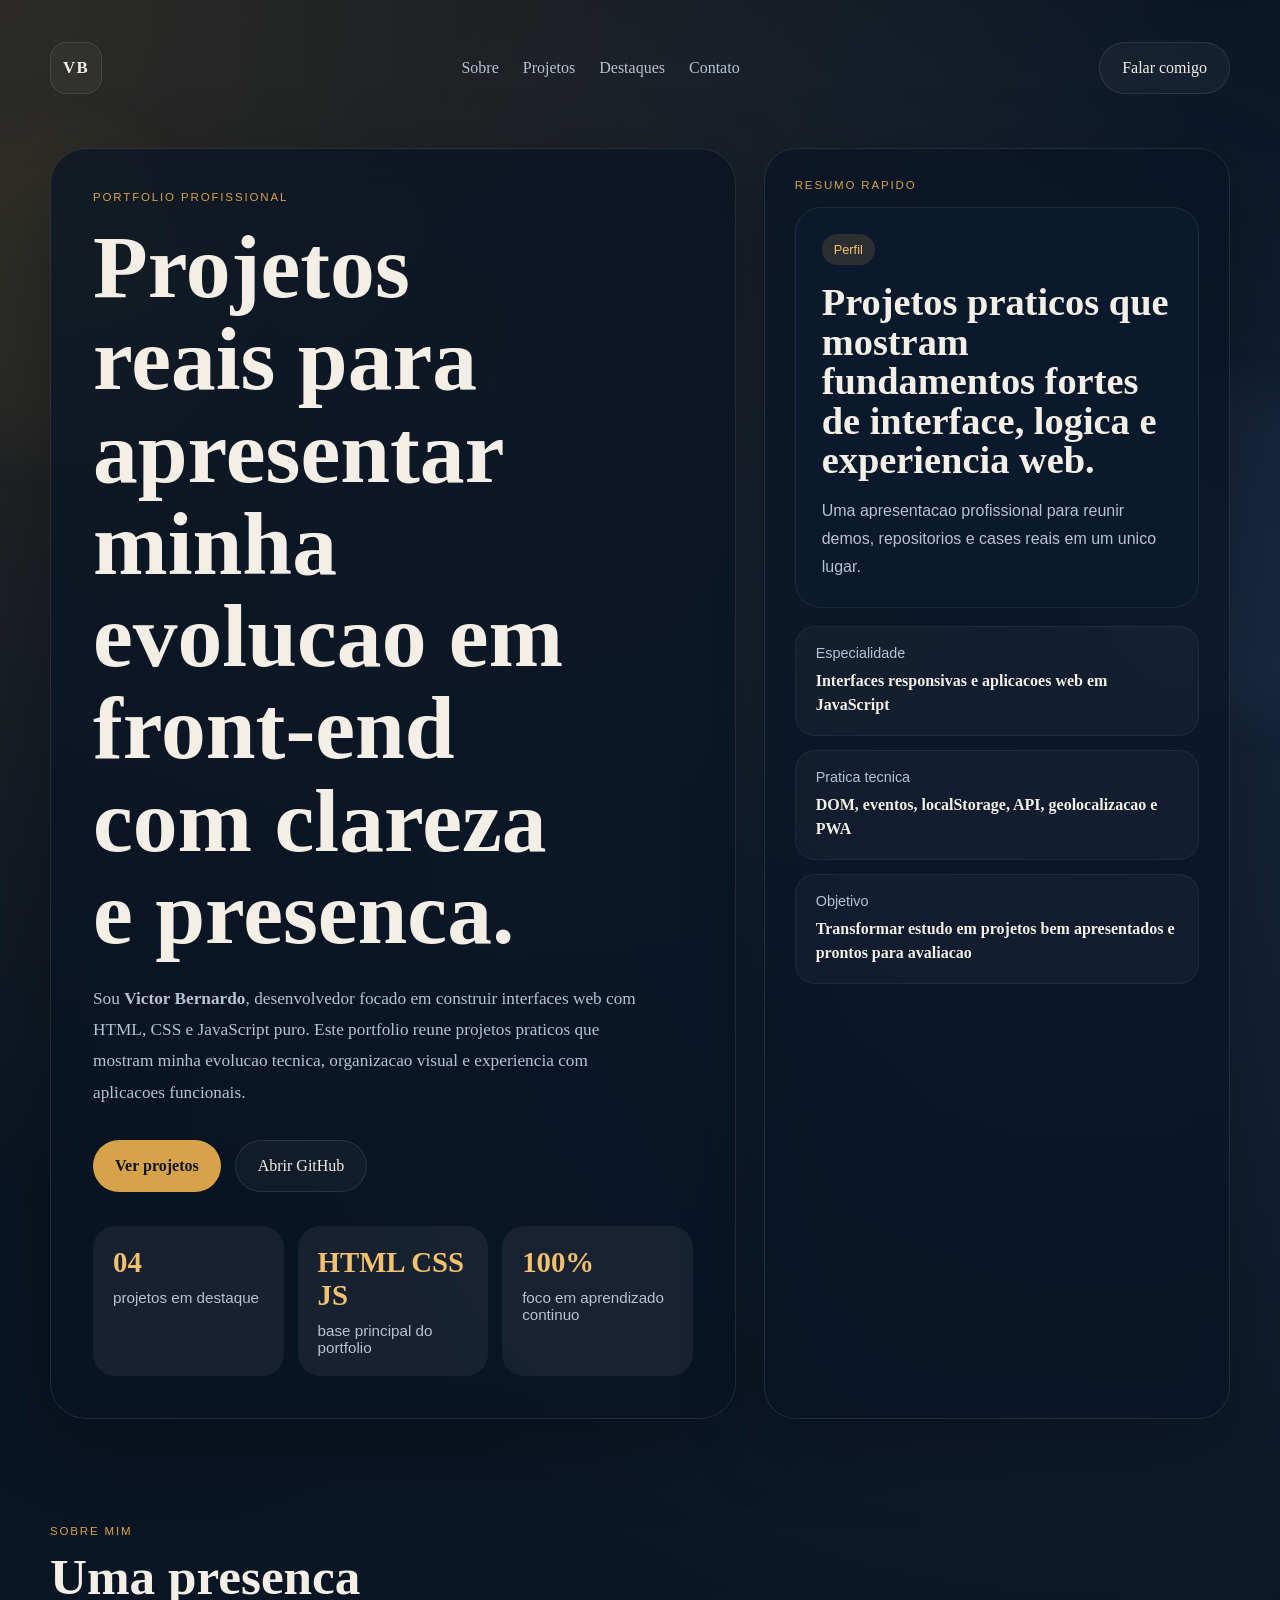
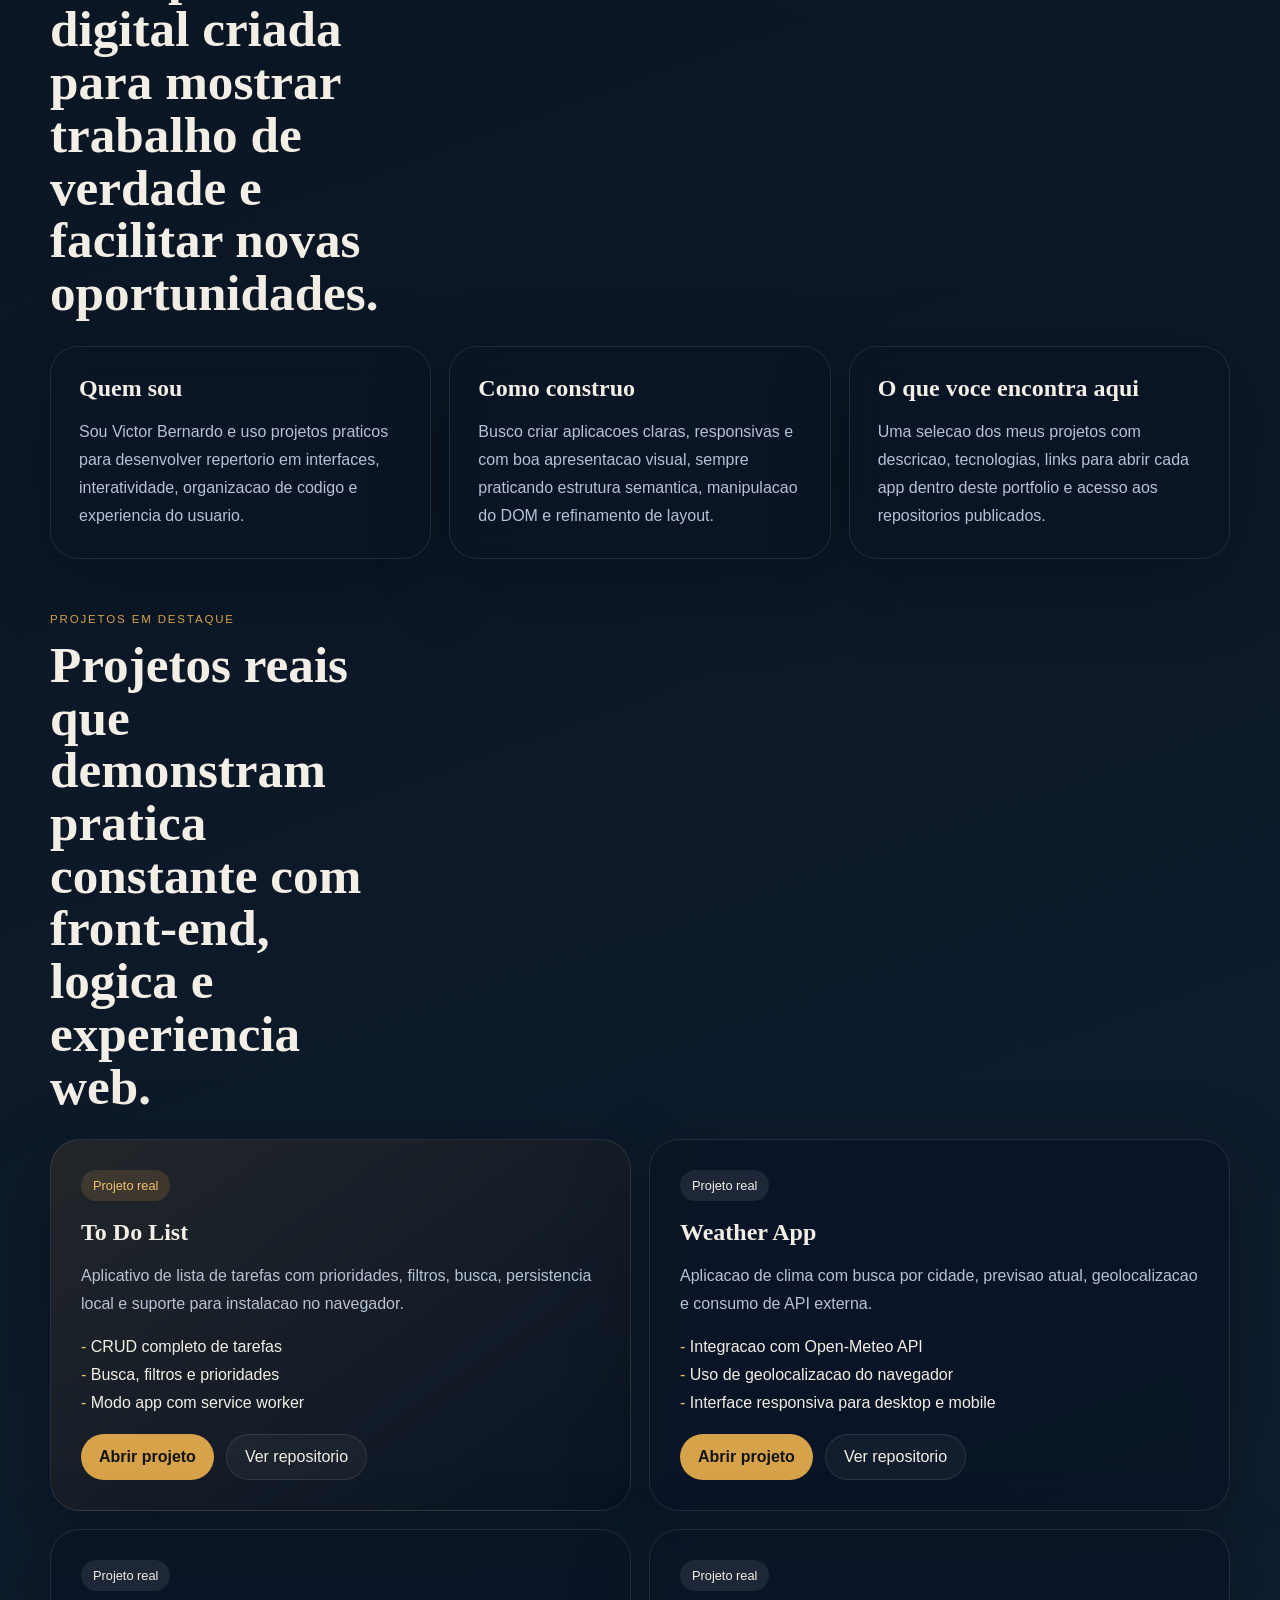
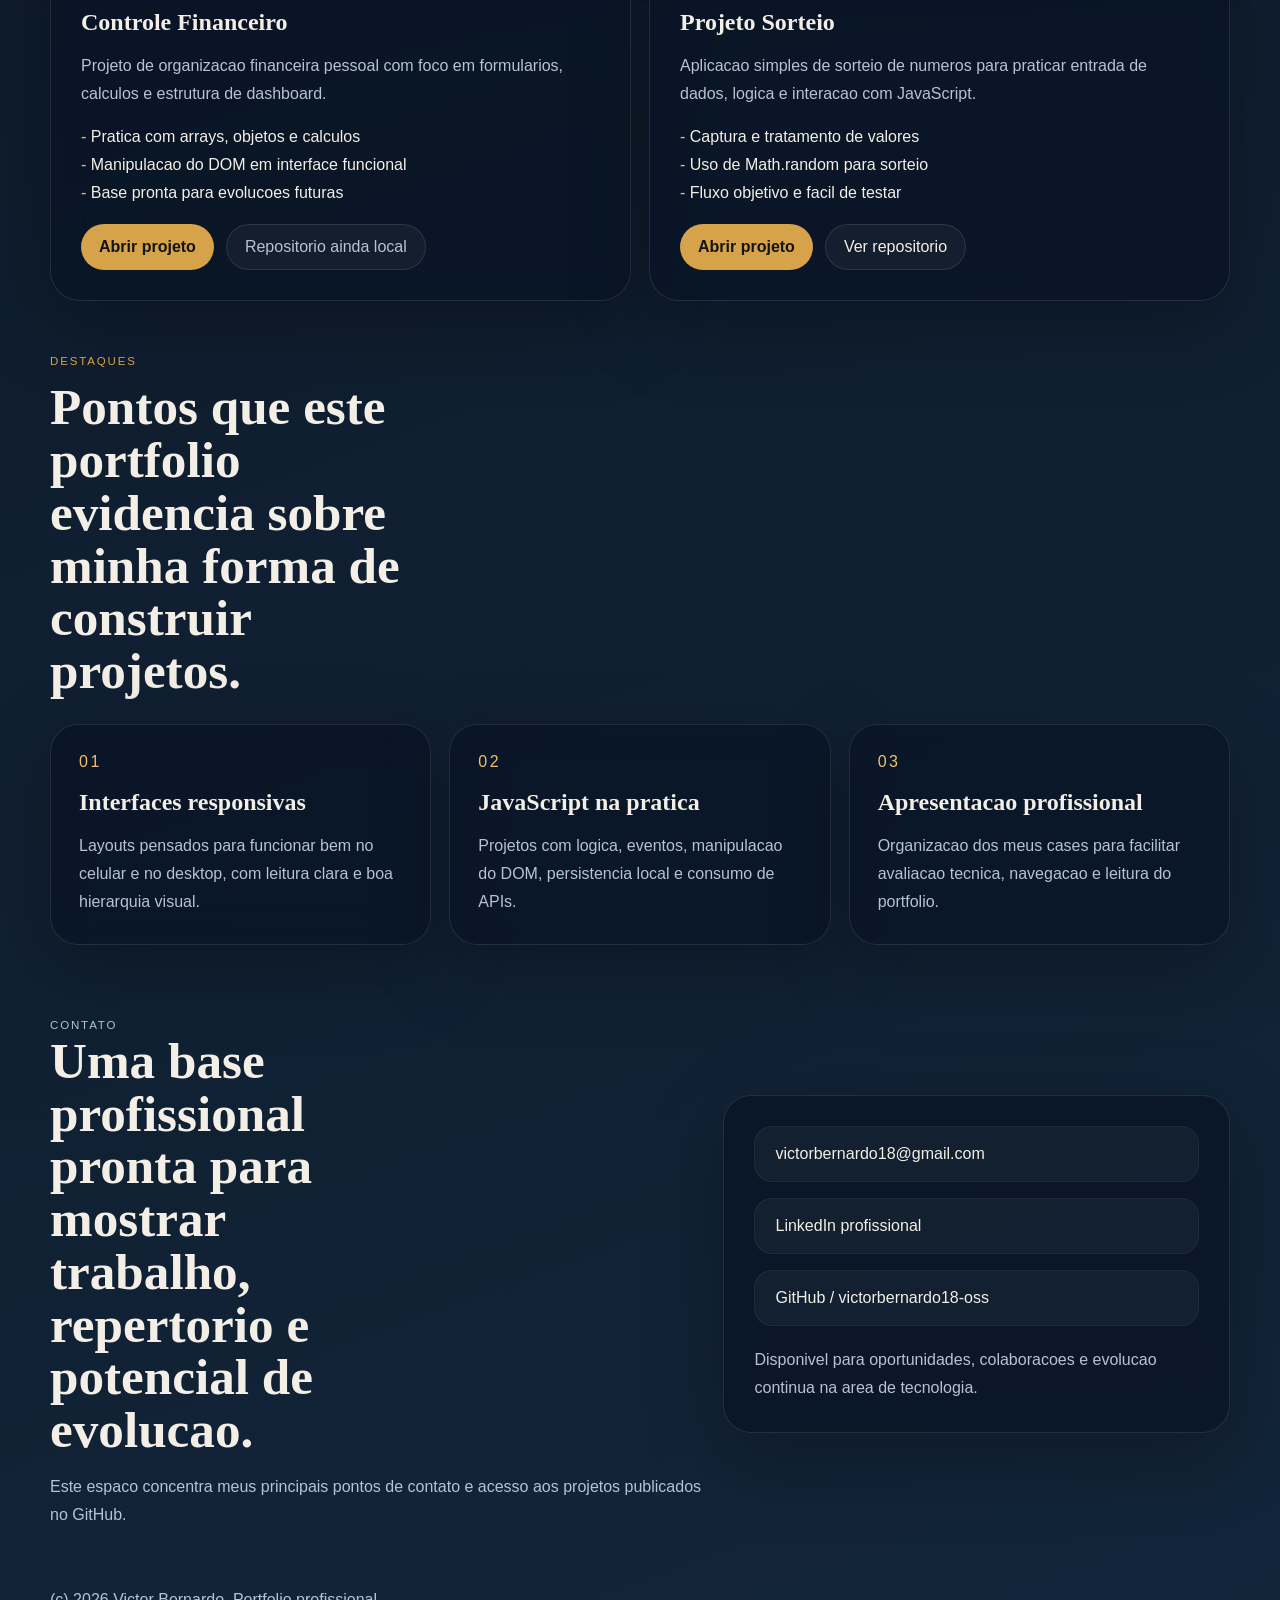
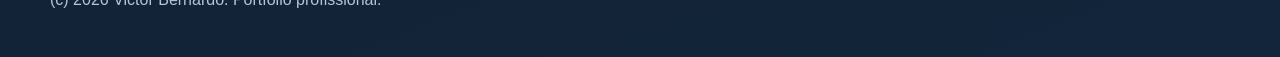
<file: index.html>
<!DOCTYPE html>
<html lang="pt-BR">
<head>
    <meta charset="UTF-8">
    <meta name="viewport" content="width=device-width, initial-scale=1.0">
    <title>Portfolio Profissional | Victor Bernardo</title>
    <meta name="theme-color" content="#0d1b2a">
    <meta
        name="description"
        content="Portfolio profissional de Victor Bernardo com projetos reais em HTML, CSS e JavaScript."
    >
    <link rel="manifest" href="manifest.json">
    <link rel="icon" href="icons/icon.svg" type="image/svg+xml">
    <link rel="apple-touch-icon" href="icons/icon-192.svg">
    <link rel="stylesheet" href="style.css">
</head>
<body>
    <div class="page-glow page-glow-left" aria-hidden="true"></div>
    <div class="page-glow page-glow-right" aria-hidden="true"></div>

    <header class="site-header">
        <a class="brand-mark" href="#inicio">VB</a>
        <nav class="site-nav" aria-label="Navegacao principal">
            <a href="#sobre">Sobre</a>
            <a href="#projetos">Projetos</a>
            <a href="#servicos">Destaques</a>
            <a href="#contato">Contato</a>
        </nav>
        <a class="header-cta" href="#contato">Falar comigo</a>
    </header>

    <main>
        <section class="hero-section reveal" id="inicio">
            <div class="hero-copy">
                <p class="eyebrow">Portfolio profissional</p>
                <h1>Projetos reais para apresentar minha evolucao em front-end com clareza e presenca.</h1>
                <p class="hero-text">
                    Sou <strong>Victor Bernardo</strong>, desenvolvedor focado em construir interfaces web com
                    HTML, CSS e JavaScript puro. Este portfolio reune projetos praticos que mostram minha
                    evolucao tecnica, organizacao visual e experiencia com aplicacoes funcionais.
                </p>

                <div class="hero-actions">
                    <a class="primary-button" href="#projetos">Ver projetos</a>
                    <a class="secondary-button" href="https://github.com/victorbernardo18-oss?tab=repositories" target="_blank" rel="noreferrer">Abrir GitHub</a>
                </div>

                <div class="hero-metrics" aria-label="Destaques profissionais">
                    <article>
                        <strong>04</strong>
                        <span>projetos em destaque</span>
                    </article>
                    <article>
                        <strong>HTML CSS JS</strong>
                        <span>base principal do portfolio</span>
                    </article>
                    <article>
                        <strong>100%</strong>
                        <span>foco em aprendizado continuo</span>
                    </article>
                </div>
            </div>

            <aside class="hero-panel reveal reveal-delay">
                <p class="panel-label">Resumo rapido</p>
                <div class="panel-card">
                    <span class="panel-kicker">Perfil</span>
                    <h2>Projetos praticos que mostram fundamentos fortes de interface, logica e experiencia web.</h2>
                    <p>
                        Uma apresentacao profissional para reunir demos, repositorios e cases reais em um unico lugar.
                    </p>
                </div>
                <div class="panel-list">
                    <div>
                        <span>Especialidade</span>
                        <strong>Interfaces responsivas e aplicacoes web em JavaScript</strong>
                    </div>
                    <div>
                        <span>Pratica tecnica</span>
                        <strong>DOM, eventos, localStorage, API, geolocalizacao e PWA</strong>
                    </div>
                    <div>
                        <span>Objetivo</span>
                        <strong>Transformar estudo em projetos bem apresentados e prontos para avaliacao</strong>
                    </div>
                </div>
            </aside>
        </section>

        <section class="about-section reveal" id="sobre">
            <div class="section-heading">
                <p class="eyebrow">Sobre mim</p>
                <h2>Uma presenca digital criada para mostrar trabalho de verdade e facilitar novas oportunidades.</h2>
            </div>

            <div class="about-grid">
                <article class="about-card">
                    <h3>Quem sou</h3>
                    <p>
                        Sou Victor Bernardo e uso projetos praticos para desenvolver repertorio em interfaces,
                        interatividade, organizacao de codigo e experiencia do usuario.
                    </p>
                </article>
                <article class="about-card">
                    <h3>Como construo</h3>
                    <p>
                        Busco criar aplicacoes claras, responsivas e com boa apresentacao visual, sempre praticando
                        estrutura semantica, manipulacao do DOM e refinamento de layout.
                    </p>
                </article>
                <article class="about-card">
                    <h3>O que voce encontra aqui</h3>
                    <p>
                        Uma selecao dos meus projetos com descricao, tecnologias, links para abrir cada app dentro
                        deste portfolio e acesso aos repositorios publicados.
                    </p>
                </article>
            </div>
        </section>

        <section class="projects-section reveal" id="projetos">
            <div class="section-heading">
                <p class="eyebrow">Projetos em destaque</p>
                <h2>Projetos reais que demonstram pratica constante com front-end, logica e experiencia web.</h2>
            </div>

            <div class="project-grid">
                <article class="project-card featured">
                    <span class="project-tag">Projeto real</span>
                    <h3>To Do List</h3>
                    <p>
                        Aplicativo de lista de tarefas com prioridades, filtros, busca, persistencia local
                        e suporte para instalacao no navegador.
                    </p>
                    <ul class="project-points">
                        <li>CRUD completo de tarefas</li>
                        <li>Busca, filtros e prioridades</li>
                        <li>Modo app com service worker</li>
                    </ul>
                    <div class="project-actions">
                        <a class="project-link primary-link" href="todo-list-app/index.html">Abrir projeto</a>
                        <a class="project-link secondary-link" href="https://github.com/victorbernardo18-oss/todo-list" target="_blank" rel="noreferrer">Ver repositorio</a>
                    </div>
                </article>

                <article class="project-card">
                    <span class="project-tag muted">Projeto real</span>
                    <h3>Weather App</h3>
                    <p>
                        Aplicacao de clima com busca por cidade, previsao atual, geolocalizacao e consumo de API externa.
                    </p>
                    <ul class="project-points">
                        <li>Integracao com Open-Meteo API</li>
                        <li>Uso de geolocalizacao do navegador</li>
                        <li>Interface responsiva para desktop e mobile</li>
                    </ul>
                    <div class="project-actions">
                        <a class="project-link primary-link" href="weather-app/index.html">Abrir projeto</a>
                        <a class="project-link secondary-link" href="https://github.com/victorbernardo18-oss/weather-app" target="_blank" rel="noreferrer">Ver repositorio</a>
                    </div>
                </article>

                <article class="project-card">
                    <span class="project-tag muted">Projeto real</span>
                    <h3>Controle Financeiro</h3>
                    <p>
                        Projeto de organizacao financeira pessoal com foco em formularios, calculos e estrutura de dashboard.
                    </p>
                    <ul class="project-points">
                        <li>Pratica com arrays, objetos e calculos</li>
                        <li>Manipulacao do DOM em interface funcional</li>
                        <li>Base pronta para evolucoes futuras</li>
                    </ul>
                    <div class="project-actions">
                        <a class="project-link primary-link" href="controle-financeiro/index.html">Abrir projeto</a>
                        <span class="project-link disabled-link">Repositorio ainda local</span>
                    </div>
                </article>

                <article class="project-card">
                    <span class="project-tag muted">Projeto real</span>
                    <h3>Projeto Sorteio</h3>
                    <p>
                        Aplicacao simples de sorteio de numeros para praticar entrada de dados, logica e interacao com JavaScript.
                    </p>
                    <ul class="project-points">
                        <li>Captura e tratamento de valores</li>
                        <li>Uso de Math.random para sorteio</li>
                        <li>Fluxo objetivo e facil de testar</li>
                    </ul>
                    <div class="project-actions">
                        <a class="project-link primary-link" href="projeto-sorteio/index.html">Abrir projeto</a>
                        <a class="project-link secondary-link" href="https://github.com/victorbernardo18-oss/PROJETOSORTEIO" target="_blank" rel="noreferrer">Ver repositorio</a>
                    </div>
                </article>
            </div>
        </section>

        <section class="services-section reveal" id="servicos">
            <div class="section-heading">
                <p class="eyebrow">Destaques</p>
                <h2>Pontos que este portfolio evidencia sobre minha forma de construir projetos.</h2>
            </div>

            <div class="service-grid">
                <article class="service-card">
                    <span>01</span>
                    <h3>Interfaces responsivas</h3>
                    <p>Layouts pensados para funcionar bem no celular e no desktop, com leitura clara e boa hierarquia visual.</p>
                </article>
                <article class="service-card">
                    <span>02</span>
                    <h3>JavaScript na pratica</h3>
                    <p>Projetos com logica, eventos, manipulacao do DOM, persistencia local e consumo de APIs.</p>
                </article>
                <article class="service-card">
                    <span>03</span>
                    <h3>Apresentacao profissional</h3>
                    <p>Organizacao dos meus cases para facilitar avaliacao tecnica, navegacao e leitura do portfolio.</p>
                </article>
            </div>
        </section>

        <section class="contact-section reveal" id="contato">
            <div class="contact-copy">
                <p class="eyebrow">Contato</p>
                <h2>Uma base profissional pronta para mostrar trabalho, repertorio e potencial de evolucao.</h2>
                <p>
                    Este espaco concentra meus principais pontos de contato e acesso aos projetos publicados no GitHub.
                </p>
            </div>

            <div class="contact-card">
                <a href="mailto:victorbernardo18@gmail.com">victorbernardo18@gmail.com</a>
                <a href="https://www.linkedin.com/in/jooao-vitor-bernardo/" target="_blank" rel="noreferrer">LinkedIn profissional</a>
                <a href="https://github.com/victorbernardo18-oss?tab=repositories" target="_blank" rel="noreferrer">GitHub / victorbernardo18-oss</a>
                <p class="contact-note">Disponivel para oportunidades, colaboracoes e evolucao continua na area de tecnologia.</p>
            </div>
        </section>
    </main>

    <footer class="site-footer">
        <p>(c) <span id="current-year"></span> Victor Bernardo. Portfolio profissional.</p>
    </footer>

    <script src="script.js"></script>
</body>
</html>
</file>
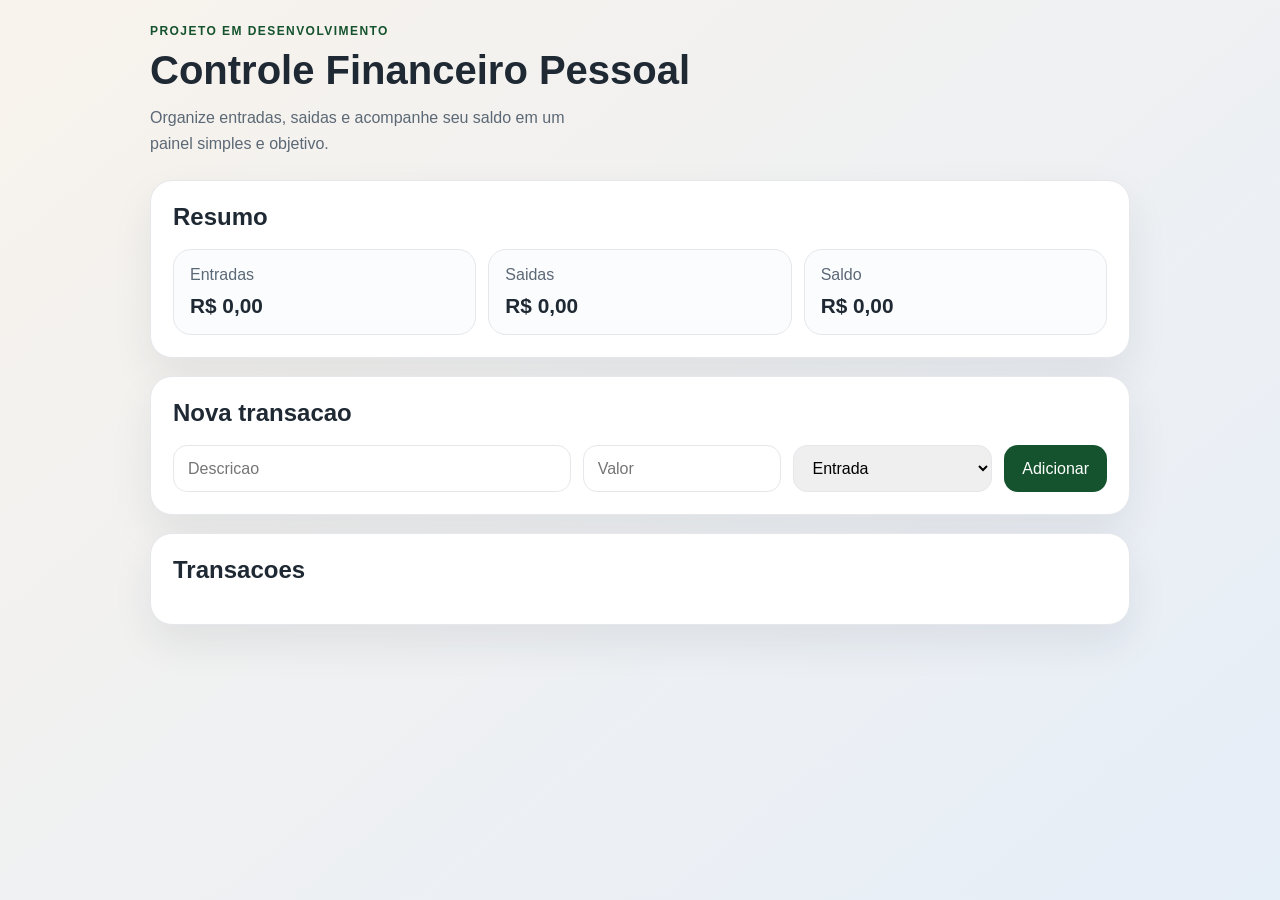
<file: controle-financeiro/index.html>
<!DOCTYPE html>
<html lang="pt-BR">
<head>
    <meta charset="UTF-8">
    <meta name="viewport" content="width=device-width, initial-scale=1.0">
    <meta name="description" content="Projeto de controle financeiro pessoal feito com HTML, CSS e JavaScript.">
    <title>Controle Financeiro</title>
    <link rel="stylesheet" href="style.css">
</head>
<body>
    <main class="app">
        <header class="hero">
            <p class="eyebrow">Projeto em desenvolvimento</p>
            <h1>Controle Financeiro Pessoal</h1>
            <p class="hero-text">
                Organize entradas, saidas e acompanhe seu saldo em um painel simples e objetivo.
            </p>
        </header>

        <section class="content">
            <article class="card">
                <h2>Resumo</h2>
                <div class="summary-grid">
                    <div class="summary-box">
                        <span>Entradas</span>
                        <strong id="total-entradas">R$ 0,00</strong>
                    </div>
                    <div class="summary-box">
                        <span>Saidas</span>
                        <strong id="total-saidas">R$ 0,00</strong>
                    </div>
                    <div class="summary-box">
                        <span>Saldo</span>
                        <strong id="saldo-total">R$ 0,00</strong>
                    </div>
                </div>
            </article>

            <article class="card">
                <h2>Nova transacao</h2>
                <form id="form-transacao">
                    <input type="text" id="descricao" placeholder="Descricao">
                    <input type="number" id="valor" placeholder="Valor" step="0.01">
                    <select id="tipo">
                        <option value="entrada">Entrada</option>
                        <option value="saida">Saida</option>
                    </select>
                    <button type="submit">Adicionar</button>
                </form>
            </article>

            <article class="card">
                <h2>Transacoes</h2>
                <ul id="lista-transacoes" class="transaction-list"></ul>
            </article>
        </section>
    </main>

    <script src="script.js"></script>
</body>
</html>
</file>
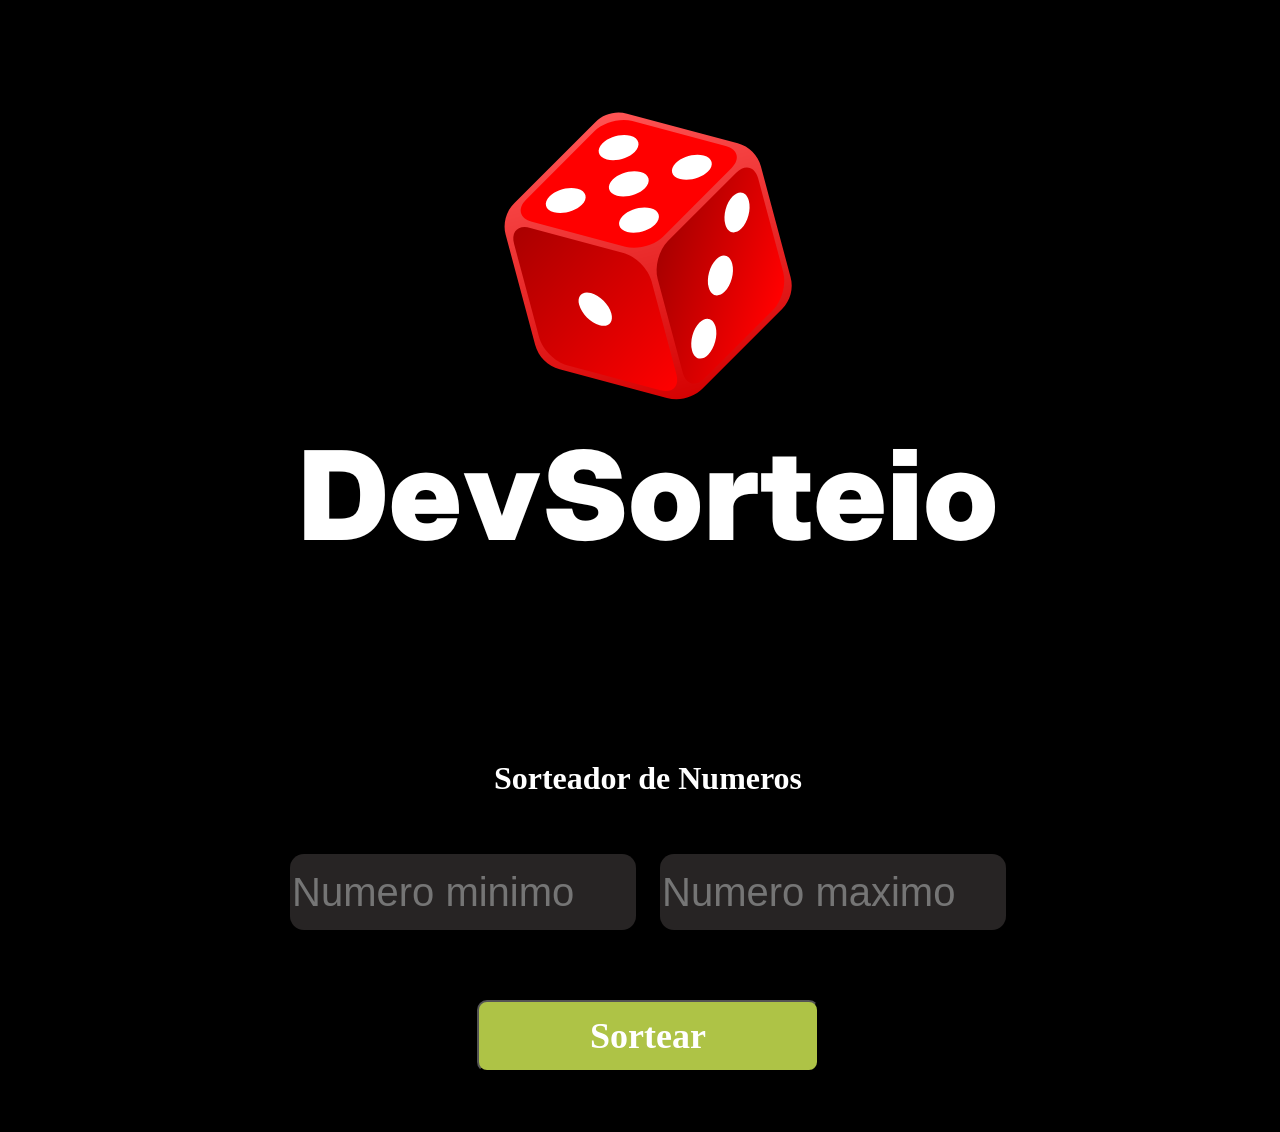
<file: projeto-sorteio/index.html>
<!DOCTYPE html>
<html lang="pt-br">
<head>
    <meta charset="UTF-8">
    <meta name="viewport" content="width=device-width, initial-scale=1.0">
    <link rel="stylesheet" href="./styles.css">
    <title>Sorteador de Numeros</title>
</head>
<body>
    <div>
        <img src="./imgs/img-dado.png" alt="Dado ilustrativo">
    </div>

    <h1>Sorteador de Numeros</h1>

    <input class="input-min" type="number" placeholder="Numero minimo">
    <input class="input-max" type="number" placeholder="Numero maximo">

    <div>
        <button class="button-sortear" onclick="generateNumber()">Sortear</button>
    </div>
</body>
<script src="./script.js" defer></script>
</html>
</file>
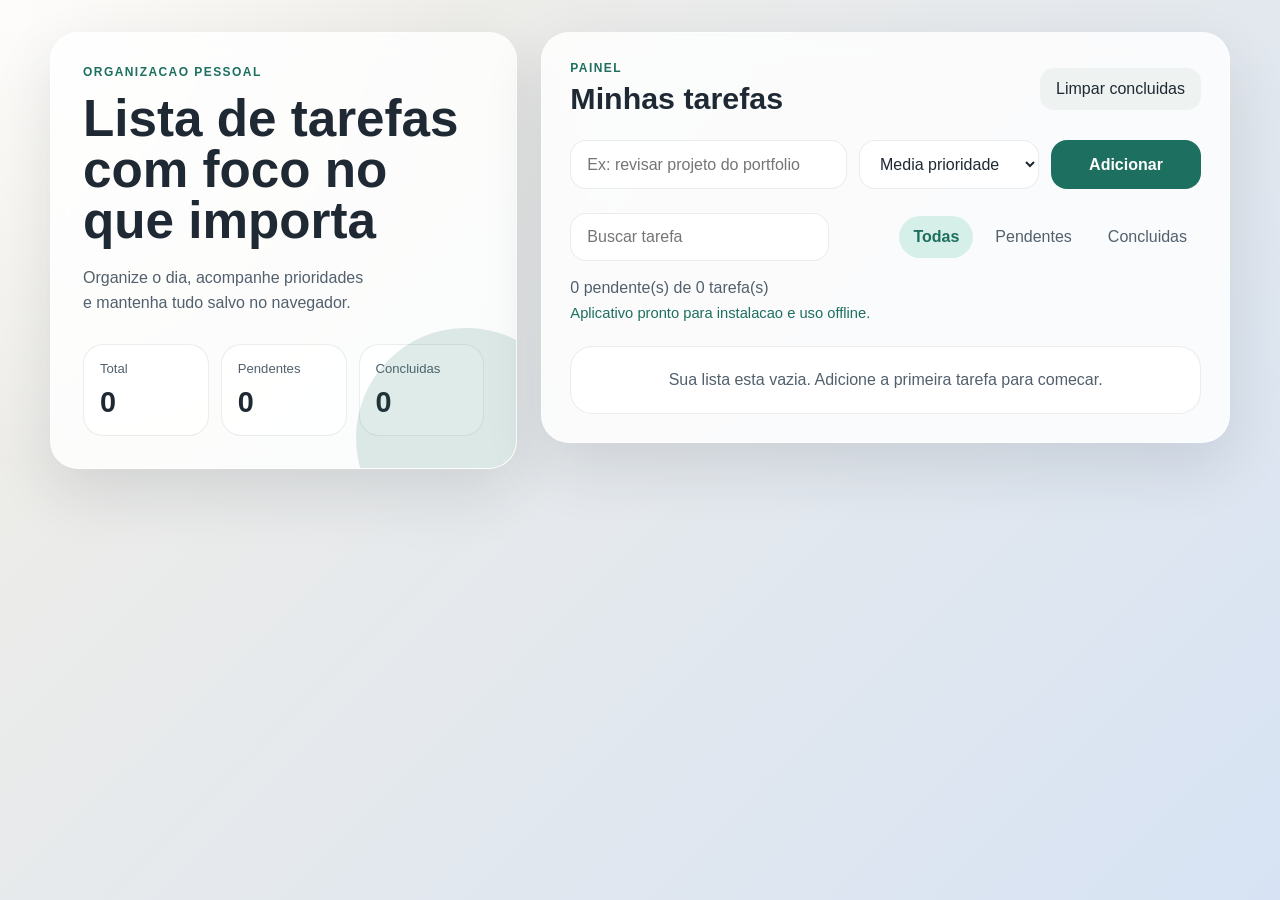
<file: todo-list-app/index.html>
<!DOCTYPE html>
<html lang="pt-BR">
<head>
    <meta charset="UTF-8">
    <meta name="viewport" content="width=device-width, initial-scale=1.0">
    <title>To-Do List</title>
    <meta name="theme-color" content="#1d6f5f">
    <meta name="description" content="Aplicativo de lista de tarefas com prioridades, busca e instalacao no navegador.">
    <link rel="manifest" href="manifest.json">
    <link rel="icon" href="../icons/icon.svg" type="image/svg+xml">
    <link rel="apple-touch-icon" href="../icons/icon-192.svg">
    <link rel="stylesheet" href="style.css">
</head>
<body>
    <main class="app-shell">
        <section class="hero-card">
            <p class="eyebrow">Organizacao pessoal</p>
            <h1>Lista de tarefas com foco no que importa</h1>
            <p class="hero-text">
                Organize o dia, acompanhe prioridades e mantenha tudo salvo no navegador.
            </p>
            <div class="hero-stats">
                <article class="stat-box">
                    <span class="stat-label">Total</span>
                    <strong id="stat-total">0</strong>
                </article>
                <article class="stat-box">
                    <span class="stat-label">Pendentes</span>
                    <strong id="stat-pendentes">0</strong>
                </article>
                <article class="stat-box">
                    <span class="stat-label">Concluidas</span>
                    <strong id="stat-concluidas">0</strong>
                </article>
            </div>
        </section>

        <section class="todo-card">
            <header class="card-header">
                <div>
                    <p class="section-label">Painel</p>
                    <h2>Minhas tarefas</h2>
                </div>
                <div class="header-actions">
                    <button id="instalar-app" class="ghost-button" type="button" hidden>
                        Instalar app
                    </button>
                    <button id="limpar-concluidas" class="ghost-button" type="button">
                        Limpar concluidas
                    </button>
                </div>
            </header>

            <form id="form-tarefa" class="task-form">
                <label class="sr-only" for="tarefa">Descricao da tarefa</label>
                <input id="tarefa" name="tarefa" type="text" maxlength="80" placeholder="Ex: revisar projeto do portfolio">

                <label class="sr-only" for="prioridade">Prioridade</label>
                <select id="prioridade" name="prioridade">
                    <option value="baixa">Baixa prioridade</option>
                    <option value="media" selected>Media prioridade</option>
                    <option value="alta">Alta prioridade</option>
                </select>

                <button id="botao" type="submit">Adicionar</button>
            </form>

            <section class="toolbar" aria-label="Ferramentas da lista">
                <div class="search-box">
                    <label class="sr-only" for="busca">Buscar tarefa</label>
                    <input id="busca" type="text" placeholder="Buscar tarefa">
                </div>

                <div class="filters" role="group" aria-label="Filtrar tarefas">
                    <button class="filter-button active" id="todas" type="button" data-filter="todas">Todas</button>
                    <button class="filter-button" id="pendentes" type="button" data-filter="pendentes">Pendentes</button>
                    <button class="filter-button" id="concluidas" type="button" data-filter="concluidas">Concluidas</button>
                </div>
            </section>

            <p id="contador" class="counter"></p>
            <p id="status-app" class="app-status" aria-live="polite"></p>
            <ul id="lista" class="task-list" aria-live="polite"></ul>
        </section>
    </main>

    <template id="template-tarefa">
        <li class="task-item">
            <button class="task-toggle" type="button" aria-label="Marcar tarefa"></button>
            <div class="task-content">
                <div class="task-main-row">
                    <span class="task-text"></span>
                    <span class="task-priority"></span>
                </div>
                <p class="task-meta"></p>
            </div>
            <div class="task-actions">
                <button class="icon-button edit-button" type="button">Editar</button>
                <button class="icon-button delete-button" type="button">Remover</button>
            </div>
        </li>
    </template>

    <script src="script.js"></script>
</body>
</html>
</file>
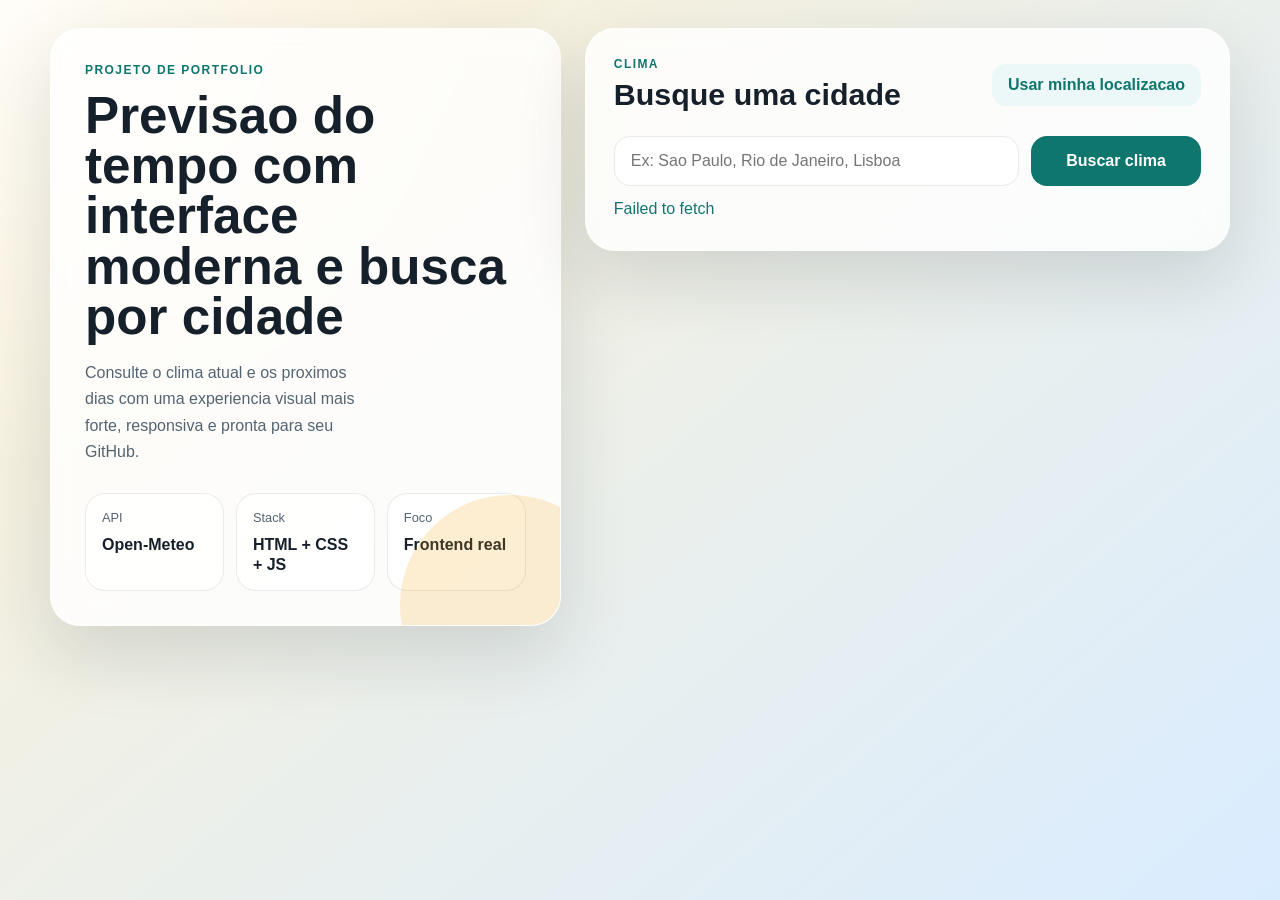
<file: weather-app/index.html>
<!DOCTYPE html>
<html lang="pt-BR">
<head>
    <meta charset="UTF-8">
    <meta name="viewport" content="width=device-width, initial-scale=1.0">
    <meta name="description" content="Aplicativo de clima com busca por cidade e previsao usando HTML, CSS e JavaScript.">
    <title>Weather App</title>
    <link rel="stylesheet" href="style.css">
</head>
<body>
    <main class="page-shell">
        <section class="hero-panel">
            <p class="eyebrow">Projeto de portfolio</p>
            <h1>Previsao do tempo com interface moderna e busca por cidade</h1>
            <p class="hero-text">
                Consulte o clima atual e os proximos dias com uma experiencia visual mais forte,
                responsiva e pronta para seu GitHub.
            </p>

            <div class="hero-highlights">
                <article class="highlight-card">
                    <span class="highlight-label">API</span>
                    <strong>Open-Meteo</strong>
                </article>
                <article class="highlight-card">
                    <span class="highlight-label">Stack</span>
                    <strong>HTML + CSS + JS</strong>
                </article>
                <article class="highlight-card">
                    <span class="highlight-label">Foco</span>
                    <strong>Frontend real</strong>
                </article>
            </div>
        </section>

        <section class="weather-panel">
            <header class="panel-header">
                <div>
                    <p class="section-label">Clima</p>
                    <h2>Busque uma cidade</h2>
                </div>
                <button id="usar-localizacao" class="ghost-button" type="button">
                    Usar minha localizacao
                </button>
            </header>

            <form id="form-busca" class="search-form">
                <label class="sr-only" for="cidade">Cidade</label>
                <input id="cidade" name="cidade" type="text" placeholder="Ex: Sao Paulo, Rio de Janeiro, Lisboa">
                <button type="submit">Buscar clima</button>
            </form>

            <p id="mensagem-status" class="status-message" aria-live="polite"></p>

            <section id="resultado-clima" class="weather-content hidden">
                <article class="current-card">
                    <div class="current-main">
                        <div>
                            <p id="localizacao" class="location-name"></p>
                            <p id="descricao-tempo" class="weather-description"></p>
                        </div>
                        <div class="temperature-block">
                            <span id="temperatura-atual" class="temperature-value"></span>
                            <span id="icone-tempo" class="weather-icon" aria-hidden="true"></span>
                        </div>
                    </div>

                    <div class="current-details">
                        <article class="detail-card">
                            <span>Sensacao</span>
                            <strong id="sensacao-termica"></strong>
                        </article>
                        <article class="detail-card">
                            <span>Vento</span>
                            <strong id="vento"></strong>
                        </article>
                        <article class="detail-card">
                            <span>Umidade</span>
                            <strong id="umidade"></strong>
                        </article>
                        <article class="detail-card">
                            <span>Horario local</span>
                            <strong id="horario-local"></strong>
                        </article>
                    </div>
                </article>

                <section class="forecast-section">
                    <div class="section-title-row">
                        <h3>Proximos dias</h3>
                        <p id="resumo-forecast" class="forecast-summary"></p>
                    </div>

                    <div id="lista-previsao" class="forecast-grid"></div>
                </section>
            </section>
        </section>
    </main>

    <script src="script.js"></script>
</body>
</html>
</file>
<file: style.css>
:root {
  --bg: #07111f;
  --bg-soft: #0d1b2a;
  --surface: rgba(9, 20, 36, 0.72);
  --surface-strong: rgba(12, 27, 46, 0.92);
  --surface-light: rgba(255, 255, 255, 0.06);
  --border: rgba(255, 255, 255, 0.1);
  --text-main: #f3efe6;
  --text-soft: #b7c2d4;
  --accent: #d6a24a;
  --accent-strong: #f1c16f;
  --accent-soft: rgba(214, 162, 74, 0.16);
  --shadow: 0 24px 80px rgba(0, 0, 0, 0.28);
}

* {
  box-sizing: border-box;
  margin: 0;
  padding: 0;
}

html {
  scroll-behavior: smooth;
}

body {
  min-height: 100vh;
  padding: 24px;
  font-family: Georgia, "Times New Roman", serif;
  color: var(--text-main);
  background:
    radial-gradient(circle at top left, rgba(214, 162, 74, 0.18), transparent 24%),
    radial-gradient(circle at 85% 15%, rgba(82, 118, 170, 0.18), transparent 22%),
    linear-gradient(160deg, #07111f 0%, #0c1827 44%, #13253a 100%);
}

a {
  color: inherit;
  text-decoration: none;
}

button,
input,
textarea {
  font: inherit;
}

main,
.site-header,
.site-footer {
  width: min(1180px, 100%);
  margin: 0 auto;
}

.page-glow {
  position: fixed;
  width: 340px;
  height: 340px;
  border-radius: 50%;
  filter: blur(24px);
  opacity: 0.4;
  pointer-events: none;
  z-index: 0;
}

.page-glow-left {
  top: 120px;
  left: -120px;
  background: rgba(214, 162, 74, 0.12);
}

.page-glow-right {
  top: 380px;
  right: -120px;
  background: rgba(111, 152, 211, 0.14);
}

.site-header,
.hero-section,
.about-section,
.projects-section,
.services-section,
.contact-section,
.site-footer {
  position: relative;
  z-index: 1;
}

.site-header {
  display: flex;
  align-items: center;
  justify-content: space-between;
  gap: 16px;
  padding: 18px 0 36px;
}

.brand-mark {
  width: 52px;
  height: 52px;
  display: grid;
  place-items: center;
  border-radius: 16px;
  border: 1px solid var(--border);
  background: rgba(255, 255, 255, 0.04);
  font-size: 1.05rem;
  font-weight: 700;
  letter-spacing: 0.08em;
}

.site-nav {
  display: flex;
  gap: 24px;
  color: var(--text-soft);
}

.site-nav a,
.header-cta,
.primary-button,
.secondary-button {
  transition: transform 0.2s ease, background 0.2s ease, border-color 0.2s ease, color 0.2s ease;
}

.site-nav a:hover {
  color: var(--text-main);
}

.header-cta,
.primary-button,
.secondary-button {
  display: inline-flex;
  align-items: center;
  justify-content: center;
  min-height: 52px;
  padding: 0 22px;
  border-radius: 999px;
}

.header-cta,
.secondary-button {
  border: 1px solid var(--border);
  background: rgba(255, 255, 255, 0.04);
}

.primary-button {
  background: var(--accent);
  color: #141414;
  font-weight: 700;
}

.header-cta:hover,
.secondary-button:hover {
  transform: translateY(-2px);
  border-color: rgba(255, 255, 255, 0.24);
}

.primary-button:hover {
  transform: translateY(-2px);
  background: var(--accent-strong);
}

.hero-section {
  display: grid;
  grid-template-columns: minmax(0, 1.25fr) minmax(320px, 0.85fr);
  gap: 28px;
  align-items: stretch;
  padding: 18px 0 72px;
}

.hero-copy,
.hero-panel,
.about-card,
.project-card,
.service-card,
.contact-card {
  border: 1px solid var(--border);
  background: var(--surface);
  backdrop-filter: blur(18px);
  box-shadow: var(--shadow);
}

.hero-copy {
  padding: 42px;
  border-radius: 36px;
}

.eyebrow,
.panel-label {
  font-family: "Segoe UI", sans-serif;
  text-transform: uppercase;
  letter-spacing: 0.16em;
  font-size: 0.72rem;
  color: var(--accent);
}

.hero-copy h1,
.section-heading h2,
.contact-copy h2,
.panel-card h2 {
  line-height: 1.03;
  font-weight: 600;
}

.hero-copy h1 {
  margin-top: 18px;
  max-width: 11ch;
  font-size: clamp(3rem, 7vw, 5.8rem);
}

.hero-text {
  max-width: 35rem;
  margin-top: 24px;
  color: var(--text-soft);
  font-size: 1.08rem;
  line-height: 1.8;
}

.hero-actions {
  display: flex;
  flex-wrap: wrap;
  gap: 14px;
  margin-top: 32px;
}

.hero-metrics {
  display: grid;
  grid-template-columns: repeat(3, minmax(0, 1fr));
  gap: 14px;
  margin-top: 34px;
}

.hero-metrics article {
  padding: 20px;
  border-radius: 22px;
  background: var(--surface-light);
}

.hero-metrics strong,
.service-card span {
  display: block;
  font-size: 1.8rem;
  color: var(--accent-strong);
}

.hero-metrics span {
  display: block;
  margin-top: 10px;
  color: var(--text-soft);
  font-family: "Segoe UI", sans-serif;
  font-size: 0.95rem;
}

.hero-panel {
  border-radius: 32px;
  padding: 30px;
}

.panel-card {
  margin-top: 16px;
  padding: 26px;
  border-radius: 26px;
  background: var(--surface-strong);
  border: 1px solid rgba(255, 255, 255, 0.08);
}

.panel-kicker,
.project-tag {
  display: inline-flex;
  padding: 8px 12px;
  border-radius: 999px;
  background: var(--accent-soft);
  color: var(--accent-strong);
  font-family: "Segoe UI", sans-serif;
  font-size: 0.8rem;
}

.panel-card h2 {
  margin-top: 18px;
  font-size: clamp(1.8rem, 3vw, 2.6rem);
}

.panel-card p,
.about-card p,
.project-card p,
.service-card p,
.contact-copy p,
.contact-note {
  margin-top: 16px;
  color: var(--text-soft);
  font-family: "Segoe UI", sans-serif;
  line-height: 1.75;
}

.panel-list {
  display: grid;
  gap: 14px;
  margin-top: 18px;
}

.panel-list div {
  padding: 18px 20px;
  border-radius: 20px;
  background: rgba(255, 255, 255, 0.03);
  border: 1px solid rgba(255, 255, 255, 0.05);
}

.panel-list span {
  display: block;
  font-family: "Segoe UI", sans-serif;
  color: var(--text-soft);
  font-size: 0.9rem;
}

.panel-list strong {
  display: block;
  margin-top: 8px;
  font-size: 1rem;
  line-height: 1.5;
}

.about-section,
.projects-section,
.services-section,
.contact-section {
  padding: 34px 0 20px;
}

.section-heading {
  display: grid;
  gap: 14px;
  margin-bottom: 26px;
}

.section-heading h2,
.contact-copy h2 {
  max-width: 14ch;
  font-size: clamp(2.1rem, 4vw, 3.7rem);
}

.about-grid,
.project-grid,
.service-grid,
.contact-section {
  display: grid;
  gap: 18px;
}

.about-grid {
  grid-template-columns: repeat(3, minmax(0, 1fr));
}

.about-card,
.service-card {
  padding: 28px;
  border-radius: 28px;
}

.about-card h3,
.project-card h3,
.service-card h3 {
  font-size: 1.5rem;
  font-weight: 600;
}

.project-grid {
  grid-template-columns: repeat(2, minmax(0, 1fr));
}

.project-card {
  padding: 30px;
  border-radius: 30px;
}

.project-card h3 {
  margin-top: 18px;
}

.project-actions {
  display: flex;
  flex-wrap: wrap;
  gap: 12px;
  margin-top: 22px;
}

.featured {
  background:
    linear-gradient(145deg, rgba(214, 162, 74, 0.12), rgba(9, 20, 36, 0.72)),
    var(--surface);
}

.muted {
  background: rgba(255, 255, 255, 0.08);
  color: var(--text-main);
}

.project-points {
  list-style: none;
  display: grid;
  gap: 10px;
  margin-top: 20px;
  font-family: "Segoe UI", sans-serif;
  color: var(--text-main);
}

.project-points li::before {
  content: "- ";
  color: var(--accent-strong);
}

.project-link {
  display: inline-flex;
  align-items: center;
  justify-content: center;
  min-height: 46px;
  padding: 0 18px;
  border-radius: 999px;
  font-family: "Segoe UI", sans-serif;
  transition: transform 0.2s ease, background 0.2s ease, border-color 0.2s ease;
}

.primary-link {
  background: var(--accent);
  color: #141414;
  font-weight: 700;
}

.primary-link:hover {
  transform: translateY(-2px);
  background: var(--accent-strong);
}

.secondary-link {
  border: 1px solid var(--border);
  background: rgba(255, 255, 255, 0.04);
  color: var(--text-main);
}

.secondary-link:hover {
  transform: translateY(-2px);
  border-color: rgba(255, 255, 255, 0.22);
}

.disabled-link {
  border: 1px solid var(--border);
  background: rgba(255, 255, 255, 0.04);
  color: var(--text-soft);
}

.service-grid {
  grid-template-columns: repeat(3, minmax(0, 1fr));
}

.service-card span {
  font-size: 1rem;
  font-family: "Segoe UI", sans-serif;
  letter-spacing: 0.16em;
}

.service-card h3 {
  margin-top: 18px;
}

.contact-section {
  grid-template-columns: minmax(0, 1.1fr) minmax(280px, 0.85fr);
  align-items: center;
  padding-bottom: 62px;
}

.contact-card {
  display: grid;
  gap: 16px;
  padding: 30px;
  border-radius: 28px;
}

.contact-card a {
  padding: 18px 20px;
  border-radius: 18px;
  background: rgba(255, 255, 255, 0.04);
  border: 1px solid rgba(255, 255, 255, 0.05);
  font-family: "Segoe UI", sans-serif;
}

.contact-card a:hover {
  border-color: rgba(255, 255, 255, 0.18);
}

.contact-note {
  margin-top: 4px;
}

.site-footer {
  padding: 0 0 24px;
  color: var(--text-soft);
  font-family: "Segoe UI", sans-serif;
}

.reveal {
  opacity: 0;
  transform: translateY(28px);
  transition: opacity 0.7s ease, transform 0.7s ease;
}

.reveal-delay {
  transition-delay: 0.12s;
}

.reveal.is-visible {
  opacity: 1;
  transform: translateY(0);
}

@media (max-width: 980px) {
  .site-header,
  .hero-section,
  .about-grid,
  .project-grid,
  .service-grid,
  .contact-section {
    grid-template-columns: 1fr;
  }

  .site-header {
    flex-wrap: wrap;
  }

  .site-nav {
    order: 3;
    width: 100%;
    overflow-x: auto;
    padding-bottom: 4px;
  }

  .hero-copy h1,
  .section-heading h2,
  .contact-copy h2 {
    max-width: none;
  }
}

@media (max-width: 720px) {
  body {
    padding: 18px;
  }

  .site-header {
    padding-bottom: 24px;
  }

  .hero-copy,
  .hero-panel,
  .about-card,
  .project-card,
  .service-card,
  .contact-card {
    padding: 22px;
    border-radius: 24px;
  }

  .hero-metrics,
  .hero-actions {
    grid-template-columns: 1fr;
  }

  .hero-metrics {
    gap: 10px;
  }

  .site-nav {
    gap: 16px;
    font-size: 0.95rem;
  }
}
</file>
<file: controle-financeiro/style.css>
:root {
  --bg: #f4efe8;
  --surface: #ffffff;
  --text: #1f2933;
  --soft: #5b6875;
  --border: #e5e7eb;
  --accent: #14532d;
  --danger: #b42318;
  --shadow: 0 18px 40px rgba(31, 41, 51, 0.08);
}

* {
  box-sizing: border-box;
  margin: 0;
  padding: 0;
}

body {
  min-height: 100vh;
  font-family: "Segoe UI", Tahoma, sans-serif;
  background: linear-gradient(140deg, #f8f3ec, #e6eef8);
  color: var(--text);
  padding: 24px;
}

.app {
  max-width: 980px;
  margin: 0 auto;
}

.hero {
  margin-bottom: 24px;
}

.eyebrow {
  text-transform: uppercase;
  letter-spacing: 0.12em;
  font-size: 0.75rem;
  color: var(--accent);
  font-weight: 700;
}

.hero h1 {
  margin-top: 10px;
  font-size: 2.5rem;
}

.hero-text {
  margin-top: 12px;
  color: var(--soft);
  max-width: 48ch;
  line-height: 1.6;
}

.content {
  display: grid;
  gap: 18px;
}

.card {
  background: var(--surface);
  border: 1px solid var(--border);
  border-radius: 22px;
  box-shadow: var(--shadow);
  padding: 22px;
}

.card h2 {
  margin-bottom: 18px;
}

.summary-grid {
  display: grid;
  grid-template-columns: repeat(3, minmax(0, 1fr));
  gap: 12px;
}

.summary-box {
  border: 1px solid var(--border);
  border-radius: 18px;
  padding: 16px;
  background: #fbfcfe;
}

.summary-box span {
  display: block;
  color: var(--soft);
}

.summary-box strong {
  display: block;
  margin-top: 10px;
  font-size: 1.3rem;
}

#form-transacao {
  display: grid;
  grid-template-columns: 2fr 1fr 1fr auto;
  gap: 12px;
}

input,
select,
button {
  font: inherit;
}

input,
select {
  width: 100%;
  padding: 13px 14px;
  border-radius: 14px;
  border: 1px solid var(--border);
}

button {
  border: none;
  border-radius: 14px;
  padding: 13px 18px;
  background: var(--accent);
  color: white;
  cursor: pointer;
}

.transaction-list {
  list-style: none;
  display: grid;
  gap: 10px;
}

.transaction-list li {
  border: 1px solid var(--border);
  border-radius: 16px;
  padding: 14px 16px;
  display: flex;
  justify-content: space-between;
  align-items: center;
}

@media (max-width: 760px) {
  #form-transacao,
  .summary-grid {
    grid-template-columns: 1fr;
  }
}
</file>
<file: projeto-sorteio/styles.css>
body {
    background-color: black;
    display: flexbox;
    text-align: center;
    width: 100vw;
    height: 100vh;
    
}

.button-sortear {
    width: 342px;
    height: 72px;
    opacity: 1px;
    top: 858px;
    left: 849px;
    border-radius: 10px;
    background-color: #AEC346;
    font-family: Roboto;
    font-weight: 700;
    font-size: 36px;
    line-height: 2.5px;
    letter-spacing: 0px;
    vertical-align: middle;
    color: white;
    margin:60px;

}

h1 {
    color: white;
    font-size: 32px;
    line-height: 100%;
    cursor: pointer;
    margin: 50px;
}

input {
    width: 342px;
    height: 74px;
    opacity: 1px;
    top: 705px;
    left: 647px;
    border-radius: 14px;
    border-width: 1px;
    border: none;
    font-style: medium;
    font-size: 40px;
    line-height: 100%;
    cursor: pointer;
    background-color: rgb(39, 36, 36);
    margin: 10px;
    color: white;
 
}

.button-sortear:hover {
    opacity: 0.8;
}

.button-sortear:active {
    opacity: 0.3;
}
</file>
<file: todo-list-app/style.css>
:root {
  --bg-top: #f3efe6;
  --bg-bottom: #d7e3f4;
  --surface: rgba(255, 255, 255, 0.82);
  --surface-strong: #ffffff;
  --text-main: #1f2933;
  --text-soft: #52606d;
  --border: rgba(82, 96, 109, 0.12);
  --shadow: 0 24px 60px rgba(31, 41, 51, 0.12);
  --accent: #1d6f5f;
  --accent-hover: #155447;
  --accent-soft: #d7efe9;
  --danger: #b84c3b;
  --danger-hover: #953c2e;
  --high: #d94841;
  --medium: #d98f2b;
  --low: #2f855a;
}

* {
  box-sizing: border-box;
  margin: 0;
  padding: 0;
}

body {
  min-height: 100vh;
  padding: 32px 20px;
  font-family: "Trebuchet MS", "Segoe UI", sans-serif;
  color: var(--text-main);
  background:
    radial-gradient(circle at top left, rgba(255, 255, 255, 0.85), transparent 30%),
    linear-gradient(135deg, var(--bg-top), var(--bg-bottom));
}

button,
input,
select {
  font: inherit;
}

.app-shell {
  max-width: 1180px;
  margin: 0 auto;
  display: grid;
  grid-template-columns: minmax(280px, 0.95fr) minmax(320px, 1.4fr);
  gap: 24px;
  align-items: start;
}

.hero-card,
.todo-card {
  background: var(--surface);
  backdrop-filter: blur(14px);
  border: 1px solid rgba(255, 255, 255, 0.5);
  border-radius: 28px;
  box-shadow: var(--shadow);
}

.hero-card {
  padding: 32px;
  position: sticky;
  top: 32px;
  overflow: hidden;
}

.hero-card::after {
  content: "";
  position: absolute;
  inset: auto -60px -80px auto;
  width: 220px;
  height: 220px;
  border-radius: 50%;
  background: rgba(29, 111, 95, 0.14);
}

.eyebrow,
.section-label {
  text-transform: uppercase;
  letter-spacing: 0.12em;
  font-size: 0.75rem;
  font-weight: 700;
  color: var(--accent);
}

.hero-card h1 {
  margin-top: 14px;
  font-size: clamp(2rem, 4vw, 3.5rem);
  line-height: 1;
}

.hero-text {
  margin-top: 18px;
  max-width: 32ch;
  color: var(--text-soft);
  line-height: 1.6;
}

.hero-stats {
  display: grid;
  grid-template-columns: repeat(3, minmax(0, 1fr));
  gap: 12px;
  margin-top: 28px;
}

.stat-box {
  padding: 16px;
  border-radius: 20px;
  background: rgba(255, 255, 255, 0.76);
  border: 1px solid var(--border);
}

.stat-label {
  display: block;
  font-size: 0.82rem;
  color: var(--text-soft);
}

.stat-box strong {
  display: block;
  margin-top: 10px;
  font-size: 1.8rem;
}

.todo-card {
  padding: 28px;
}

.card-header {
  display: flex;
  justify-content: space-between;
  align-items: center;
  gap: 16px;
}

.header-actions {
  display: flex;
  gap: 10px;
  flex-wrap: wrap;
  justify-content: flex-end;
}

.card-header h2 {
  margin-top: 6px;
  font-size: 1.9rem;
}

.ghost-button,
#botao,
.filter-button,
.icon-button {
  border: none;
  cursor: pointer;
  transition: transform 0.18s ease, background 0.18s ease, color 0.18s ease;
}

.ghost-button {
  padding: 12px 16px;
  border-radius: 14px;
  background: #eef3f2;
  color: var(--text-main);
}

.ghost-button:hover {
  background: #dce8e5;
  transform: translateY(-1px);
}

.task-form,
.toolbar {
  display: grid;
  grid-template-columns: minmax(0, 1fr) 180px 150px;
  gap: 12px;
  margin-top: 24px;
}

.toolbar {
  grid-template-columns: minmax(0, 1fr) minmax(280px, 360px);
  align-items: center;
}

#tarefa,
#prioridade,
#busca {
  width: 100%;
  padding: 14px 16px;
  border-radius: 16px;
  border: 1px solid var(--border);
  background: rgba(255, 255, 255, 0.88);
  color: var(--text-main);
  outline: none;
}

#tarefa:focus,
#prioridade:focus,
#busca:focus {
  border-color: rgba(29, 111, 95, 0.45);
  box-shadow: 0 0 0 4px rgba(29, 111, 95, 0.12);
}

#botao {
  padding: 14px 18px;
  border-radius: 16px;
  background: var(--accent);
  color: #ffffff;
  font-weight: 700;
}

#botao:hover {
  background: var(--accent-hover);
  transform: translateY(-1px);
}

.filters {
  display: flex;
  gap: 8px;
  justify-content: flex-end;
}

.filter-button {
  padding: 12px 14px;
  border-radius: 999px;
  background: transparent;
  color: var(--text-soft);
}

.filter-button.active {
  background: var(--accent-soft);
  color: var(--accent);
  font-weight: 700;
}

.counter {
  margin-top: 18px;
  color: var(--text-soft);
}

.app-status {
  min-height: 1.4em;
  margin-top: 8px;
  color: var(--accent);
  font-size: 0.92rem;
}

.task-list {
  list-style: none;
  margin-top: 20px;
  display: grid;
  gap: 12px;
}

.task-item,
.empty-state {
  border-radius: 22px;
  border: 1px solid var(--border);
  background: rgba(255, 255, 255, 0.9);
}

.task-item {
  display: grid;
  grid-template-columns: auto minmax(0, 1fr) auto;
  gap: 14px;
  align-items: center;
  padding: 18px;
}

.task-item.is-done {
  background: rgba(236, 244, 242, 0.9);
}

.task-toggle {
  width: 22px;
  height: 22px;
  border-radius: 50%;
  border: 2px solid rgba(29, 111, 95, 0.45);
  background: transparent;
  position: relative;
  flex-shrink: 0;
}

.task-toggle.checked {
  background: var(--accent);
  border-color: var(--accent);
}

.task-toggle.checked::after {
  content: "";
  position: absolute;
  inset: 4px;
  border-radius: 50%;
  background: #ffffff;
}

.task-main-row {
  display: flex;
  gap: 10px;
  align-items: center;
  flex-wrap: wrap;
}

.task-text {
  font-size: 1rem;
  line-height: 1.5;
}

.task-item.is-done .task-text {
  text-decoration: line-through;
  color: var(--text-soft);
}

.task-priority {
  padding: 6px 10px;
  border-radius: 999px;
  font-size: 0.78rem;
  font-weight: 700;
}

.priority-low {
  background: rgba(47, 133, 90, 0.12);
  color: var(--low);
}

.priority-medium {
  background: rgba(217, 143, 43, 0.15);
  color: var(--medium);
}

.priority-high {
  background: rgba(217, 72, 65, 0.12);
  color: var(--high);
}

.task-meta {
  margin-top: 6px;
  color: var(--text-soft);
  font-size: 0.88rem;
}

.task-actions {
  display: flex;
  gap: 8px;
}

.icon-button {
  padding: 10px 12px;
  border-radius: 12px;
  background: #eef2f7;
  color: var(--text-main);
}

.icon-button:hover {
  transform: translateY(-1px);
}

.delete-button {
  background: rgba(184, 76, 59, 0.14);
  color: var(--danger);
}

.delete-button:hover {
  background: rgba(184, 76, 59, 0.2);
  color: var(--danger-hover);
}

.empty-state {
  padding: 24px;
  text-align: center;
  color: var(--text-soft);
}

.sr-only {
  position: absolute;
  width: 1px;
  height: 1px;
  padding: 0;
  margin: -1px;
  overflow: hidden;
  clip: rect(0, 0, 0, 0);
  white-space: nowrap;
  border: 0;
}

@media (max-width: 980px) {
  .app-shell {
    grid-template-columns: 1fr;
  }

  .hero-card {
    position: static;
  }
}

@media (max-width: 700px) {
  body {
    padding: 18px 14px;
  }

  .hero-card,
  .todo-card {
    padding: 22px;
    border-radius: 24px;
  }

  .hero-stats,
  .task-form,
  .toolbar {
    grid-template-columns: 1fr;
  }

  .filters {
    justify-content: flex-start;
    flex-wrap: wrap;
  }

  .task-item {
    grid-template-columns: auto 1fr;
  }

  .task-actions {
    grid-column: 1 / -1;
    justify-content: flex-end;
  }

  .card-header {
    flex-direction: column;
    align-items: flex-start;
  }

  .header-actions {
    justify-content: flex-start;
  }
}
</file>
<file: weather-app/style.css>
:root {
  --bg-top: #fff3d6;
  --bg-bottom: #d9ecff;
  --surface: rgba(255, 255, 255, 0.8);
  --surface-strong: rgba(255, 255, 255, 0.94);
  --text-main: #16202a;
  --text-soft: #536471;
  --border: rgba(22, 32, 42, 0.09);
  --shadow: 0 28px 70px rgba(22, 32, 42, 0.14);
  --accent: #0f766e;
  --accent-hover: #0b5a54;
  --accent-soft: rgba(15, 118, 110, 0.12);
  --sun: #f59e0b;
  --rain: #2563eb;
  --cloud: #64748b;
}

* {
  box-sizing: border-box;
  margin: 0;
  padding: 0;
}

body {
  min-height: 100vh;
  padding: 28px 18px;
  font-family: "Trebuchet MS", "Segoe UI", sans-serif;
  color: var(--text-main);
  background:
    radial-gradient(circle at top left, rgba(255, 255, 255, 0.85), transparent 30%),
    linear-gradient(140deg, var(--bg-top), var(--bg-bottom));
}

button,
input {
  font: inherit;
}

.page-shell {
  max-width: 1180px;
  margin: 0 auto;
  display: grid;
  grid-template-columns: minmax(280px, 0.95fr) minmax(360px, 1.2fr);
  gap: 24px;
  align-items: start;
}

.hero-panel,
.weather-panel {
  background: var(--surface);
  border: 1px solid rgba(255, 255, 255, 0.6);
  backdrop-filter: blur(14px);
  border-radius: 30px;
  box-shadow: var(--shadow);
}

.hero-panel {
  padding: 34px;
  position: sticky;
  top: 28px;
  overflow: hidden;
}

.hero-panel::after {
  content: "";
  position: absolute;
  width: 220px;
  height: 220px;
  right: -60px;
  bottom: -90px;
  border-radius: 50%;
  background: rgba(245, 158, 11, 0.18);
}

.eyebrow,
.section-label {
  text-transform: uppercase;
  letter-spacing: 0.12em;
  font-size: 0.75rem;
  font-weight: 700;
  color: var(--accent);
}

.hero-panel h1 {
  margin-top: 14px;
  font-size: clamp(2.2rem, 4vw, 3.8rem);
  line-height: 0.98;
}

.hero-text {
  margin-top: 18px;
  max-width: 32ch;
  line-height: 1.65;
  color: var(--text-soft);
}

.hero-highlights {
  margin-top: 28px;
  display: grid;
  grid-template-columns: repeat(3, minmax(0, 1fr));
  gap: 12px;
}

.highlight-card {
  padding: 16px;
  border-radius: 20px;
  background: rgba(255, 255, 255, 0.7);
  border: 1px solid var(--border);
}

.highlight-label {
  display: block;
  color: var(--text-soft);
  font-size: 0.8rem;
}

.highlight-card strong {
  display: block;
  margin-top: 10px;
  line-height: 1.2;
}

.weather-panel {
  padding: 28px;
}

.panel-header,
.current-main,
.section-title-row {
  display: flex;
  justify-content: space-between;
  align-items: center;
  gap: 14px;
}

.panel-header h2 {
  margin-top: 6px;
  font-size: 1.9rem;
}

.ghost-button,
.search-form button {
  border: none;
  cursor: pointer;
  transition: transform 0.18s ease, background 0.18s ease;
}

.ghost-button {
  padding: 12px 16px;
  border-radius: 14px;
  background: #ecf8f7;
  color: var(--accent);
  font-weight: 700;
}

.ghost-button:hover,
.search-form button:hover {
  transform: translateY(-1px);
}

.search-form {
  margin-top: 24px;
  display: grid;
  grid-template-columns: minmax(0, 1fr) 170px;
  gap: 12px;
}

.search-form input {
  width: 100%;
  padding: 15px 16px;
  border-radius: 16px;
  border: 1px solid var(--border);
  background: rgba(255, 255, 255, 0.85);
  color: var(--text-main);
  outline: none;
}

.search-form input:focus {
  border-color: rgba(15, 118, 110, 0.4);
  box-shadow: 0 0 0 4px rgba(15, 118, 110, 0.12);
}

.search-form button {
  padding: 15px 18px;
  border-radius: 16px;
  background: var(--accent);
  color: #fff;
  font-weight: 700;
}

.search-form button:hover {
  background: var(--accent-hover);
}

.status-message {
  min-height: 1.4em;
  margin-top: 14px;
  color: var(--accent);
}

.weather-content {
  margin-top: 22px;
  display: grid;
  gap: 18px;
}

.hidden {
  display: none;
}

.current-card,
.forecast-section,
.forecast-card {
  border-radius: 24px;
  border: 1px solid var(--border);
  background: var(--surface-strong);
}

.current-card,
.forecast-section {
  padding: 22px;
}

.location-name {
  font-size: 1.65rem;
  font-weight: 700;
}

.weather-description {
  margin-top: 8px;
  color: var(--text-soft);
}

.temperature-block {
  display: flex;
  align-items: center;
  gap: 12px;
  flex-shrink: 0;
}

.temperature-value {
  font-size: clamp(2.5rem, 5vw, 4rem);
  font-weight: 800;
  line-height: 1;
}

.weather-icon {
  font-size: 2.5rem;
}

.current-details {
  margin-top: 22px;
  display: grid;
  grid-template-columns: repeat(4, minmax(0, 1fr));
  gap: 12px;
}

.detail-card {
  padding: 16px;
  border-radius: 18px;
  background: #f8fbfd;
}

.detail-card span {
  display: block;
  color: var(--text-soft);
  font-size: 0.84rem;
}

.detail-card strong {
  display: block;
  margin-top: 10px;
}

.forecast-summary {
  color: var(--text-soft);
  text-align: right;
}

.forecast-grid {
  margin-top: 18px;
  display: grid;
  grid-template-columns: repeat(5, minmax(0, 1fr));
  gap: 12px;
}

.forecast-card {
  padding: 16px;
}

.forecast-day {
  font-weight: 700;
}

.forecast-icon {
  margin-top: 12px;
  font-size: 1.6rem;
}

.forecast-condition {
  margin-top: 10px;
  font-size: 0.9rem;
  color: var(--text-soft);
  min-height: 2.6em;
}

.forecast-temp {
  margin-top: 14px;
  font-weight: 700;
}

.forecast-extra {
  margin-top: 10px;
  font-size: 0.84rem;
  color: var(--text-soft);
}

.sr-only {
  position: absolute;
  width: 1px;
  height: 1px;
  padding: 0;
  margin: -1px;
  overflow: hidden;
  clip: rect(0, 0, 0, 0);
  white-space: nowrap;
  border: 0;
}

@media (max-width: 1040px) {
  .page-shell {
    grid-template-columns: 1fr;
  }

  .hero-panel {
    position: static;
  }
}

@media (max-width: 760px) {
  .hero-panel,
  .weather-panel {
    padding: 22px;
  }

  .hero-highlights,
  .current-details,
  .forecast-grid,
  .search-form {
    grid-template-columns: 1fr;
  }

  .panel-header,
  .current-main,
  .section-title-row {
    flex-direction: column;
    align-items: flex-start;
  }

  .temperature-block {
    align-self: flex-start;
  }

  .forecast-summary {
    text-align: left;
  }
}
</file>
